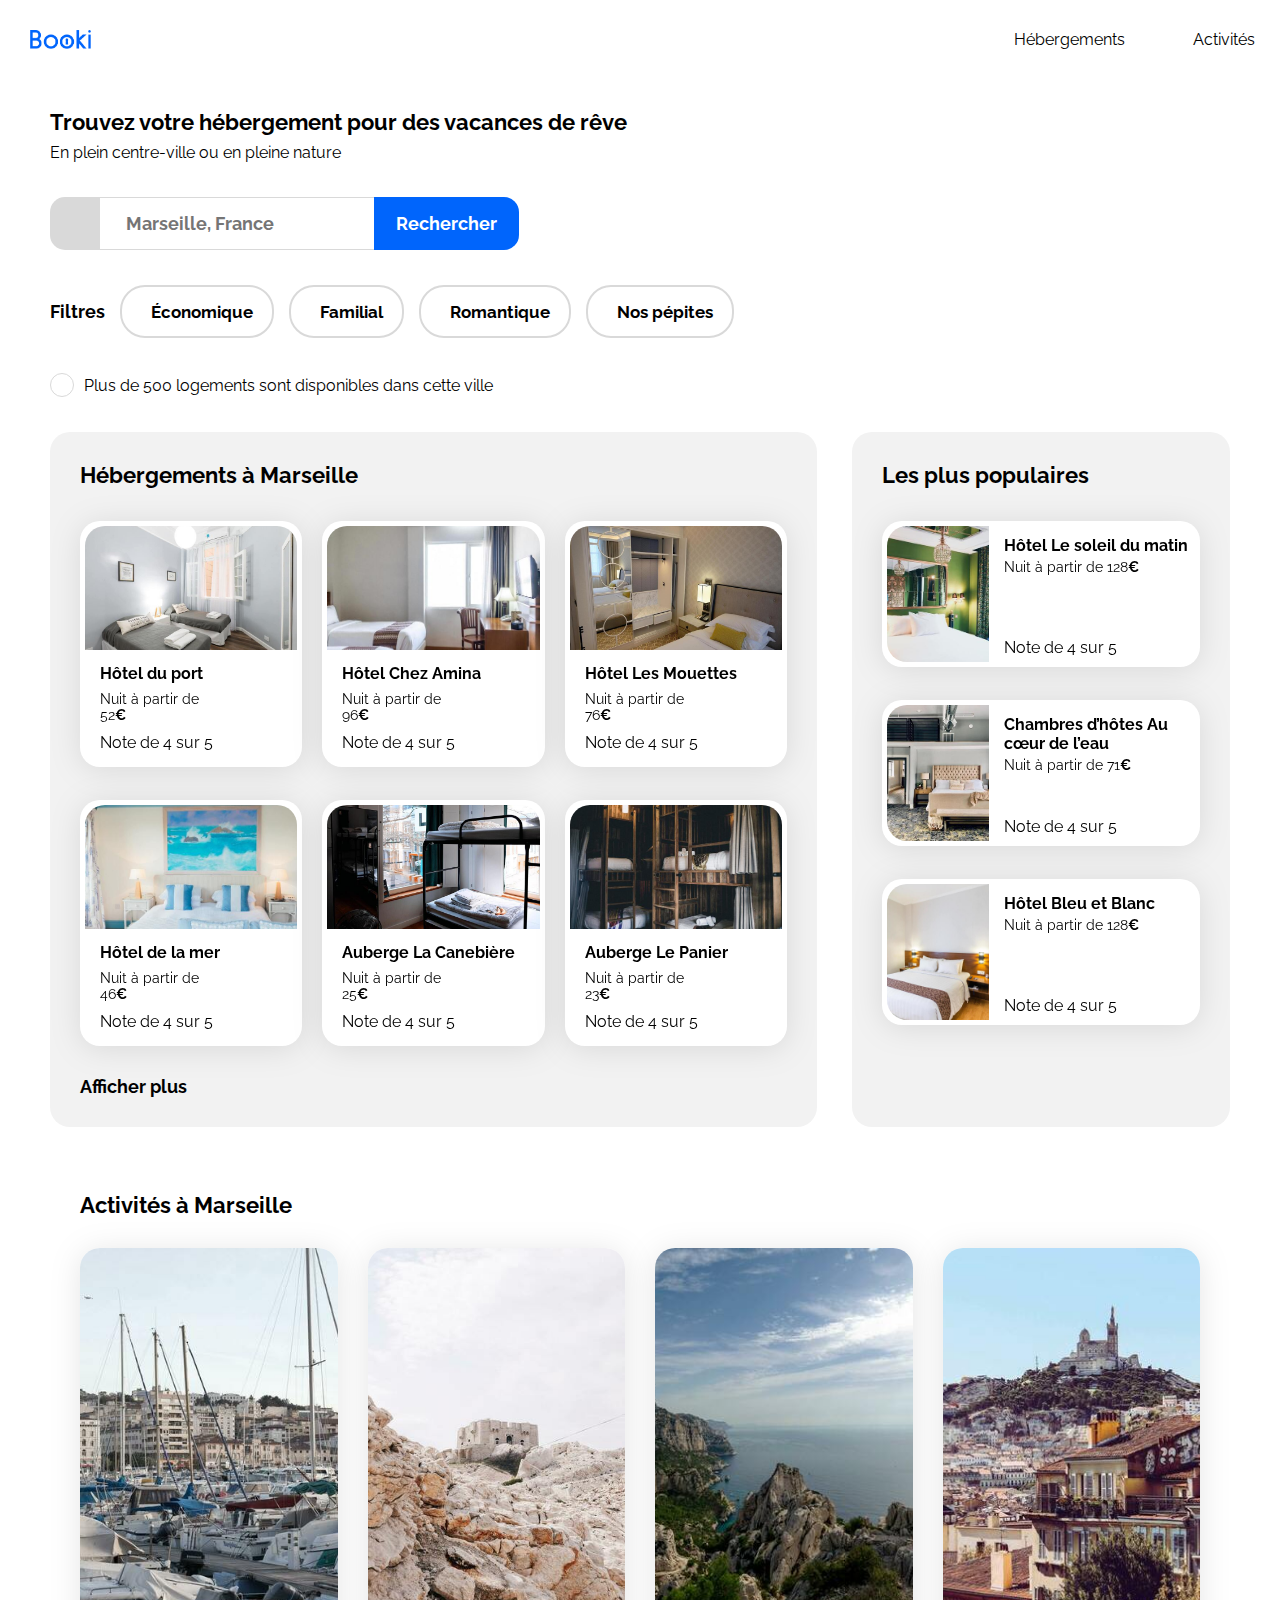
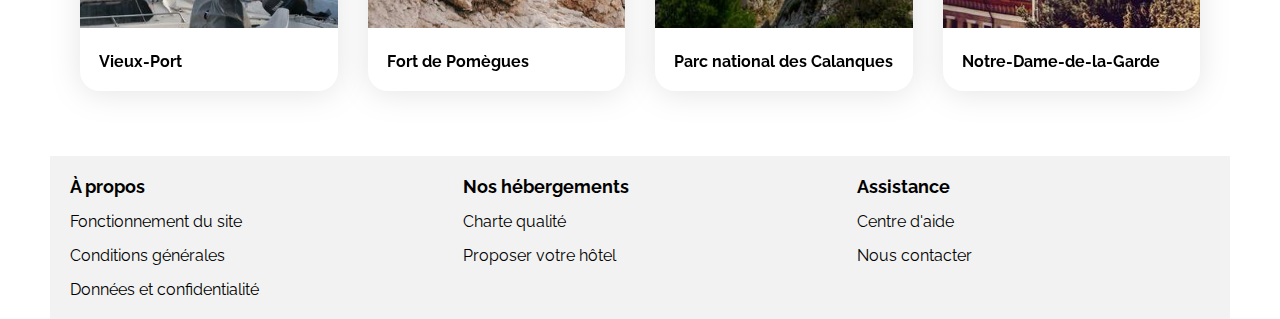
<file: index.html>
<!DOCTYPE html>
<html lang="fr">
  <head>
    <meta charset="UTF-8">
    <meta name="viewport" content="width=device-width, initial-scale=1.0">
    <title>Booki</title>
    <link rel="preconnect" href="https://fonts.googleapis.com">
    <link rel="preconnect" href="https://fonts.gstatic.com" crossorigin>
    <link
      rel="preconnect"
      href="https://kit.fontawesome.com/32265729dc.css"
      crossorigin>
    <link
      href="https://fonts.googleapis.com/css2?family=Raleway:wght@400;500;700&display=swap"
      rel="stylesheet">
    <link
      rel="stylesheet"
      href="https://cdnjs.cloudflare.com/ajax/libs/font-awesome/6.2.1/css/all.min.css"
      integrity="sha512-MV7K8+y+gLIBoVD59lQIYicR65iaqukzvf/nwasF0nqhPay5w/9lJmVM2hMDcnK1OnMGCdVK+iQrJ7lzPJQd1w=="
      crossorigin="anonymous"
      referrerpolicy="no-referrer">
    <link rel="stylesheet" href="Css/styles.css">
  </head>

  <body>
    <div class="main-container">
      <header>
        <img src="images/logo/Booki.png" alt="logo" class="logo">
        <div class="links">
          <a class="linkr" href="#hebergements">Hébergements</a>
          <a class="linkr" href="#activites">Activités</a>
        </div>
      </header>
      <nav>
        <div class="title">
          <h1 class="section-title">
            Trouvez votre hébergement pour des vacances de rêve
          </h1>
          <p class="head-subtitle">En plein centre-ville ou en pleine nature</p>
        </div>
        <form class="cta" action="#" method="post">
          <div class="ilocation"><i class="fa-solid fa-location-dot"></i></div>
          <div class="city">
            <input
              type="text"
              name="Ville"
              id="Ville"
              placeholder="Marseille, France"
              autofocus>
          </div>
          <div class="sub desk">
            <input type="submit" id="rechercher" value="Rechercher">
          </div>
          <button class="sub mobile" type="submit" id="loupe">
            <i class="fa-sharp fa-solid fa-magnifying-glass"></i>
          </button>
        </form>
        <section class="filtres">
          <h2 class="filtre-title">Filtres</h2>
          <div class="filtre-ico">
            <div class="eco ico">
              <a href=""
                ><i class="fa-solid fa-money-bill-wave"></i>Économique</a>
            </div>
            <div class="famille ico">
              <a href=""><i class="fa-solid fa-person"></i>Familial</a>
            </div>
            <div class="romance ico">
              <a href=""><i class="fa-solid fa-heart"></i>Romantique</a>
            </div>
            <div class="pépites ico">
              <a href=""><i class="fa-solid fa-fire"></i>Nos pépites</a>
            </div>
          </div>
        </section>
        <div class="info">
          <div class="info-logo"><i class="fa-solid fa-info"></i></div>
          <p>Plus de 500 logements sont disponibles dans cette ville</p>
        </div>
      </nav>
      <main>
        <div class="hebergements-and-populaires">
          <section class="hebergements">
            <h1 class="section-title" id="hebergements">
              Hébergements à Marseille
            </h1>
            <div class="hebergements-cards">
              <article class="card">
                <a href="">
                  <img
                    src="images/hebergements/fred-kleber.jpg"
                    alt="Image de la chambre d'hôtel montrant un lit">
                  <div class="card-content">
                    <div class="card-txt">
                      <h3 class="card-title">Hôtel du port</h3>
                      <p class="card-subtitle">
                        Nuit à partir de 52<span class="euro">€</span>
                      </p>
                    </div>
                    <div class="card-rating">
                      <i class="fa-xs fa-solid fa-star" aria-hidden="true"></i>
                      <i class="fa-xs fa-solid fa-star" aria-hidden="true"></i>
                      <i class="fa-xs fa-solid fa-star" aria-hidden="true"></i>
                      <i class="fa-xs fa-solid fa-star" aria-hidden="true"></i>
                      <i
                        class="fa-xs fa-solid fa-star neutral-star"
                        aria-hidden="true"
                      ></i>
                      <span class="sr-only">Note de 4 sur 5</span>
                    </div>
                  </div>
                </a>
              </article>
              <article class="card">
                <a href="">
                  <img
                    src="images/hebergements/febrian-zakaria.jpg"
                    alt="Image de la chambre d'hôtel montrant un lit">
                  <div class="card-content">
                    <div class="card-txt">
                      <h3 class="card-title">Hôtel Chez Amina</h3>
                      <p class="card-subtitle">
                        Nuit à partir de 96<span class="euro">€</span>
                      </p>
                    </div>
                    <div class="card-rating">
                      <i class="fa-xs fa-solid fa-star" aria-hidden="true"></i>
                      <i class="fa-xs fa-solid fa-star" aria-hidden="true"></i>
                      <i class="fa-xs fa-solid fa-star" aria-hidden="true"></i>
                      <i class="fa-xs fa-solid fa-star" aria-hidden="true"></i>
                      <i
                        class="fa-xs fa-solid fa-star neutral-star"
                        aria-hidden="true"
                      ></i>
                      <span class="sr-only">Note de 4 sur 5</span>
                    </div>
                  </div>
                </a>
              </article>
              <article class="card">
                <a href="">
                  <img
                    src="images/hebergements/reisetopia.jpg"
                    alt="Image de la chambre d'hôtel montrant un lit">
                  <div class="card-content">
                    <div class="card-txt">
                      <h3 class="card-title">Hôtel Les Mouettes</h3>
                      <p class="card-subtitle">
                        Nuit à partir de 76<span class="euro">€</span>
                      </p>
                    </div>
                    <div class="card-rating">
                      <i class="fa-xs fa-solid fa-star" aria-hidden="true"></i>
                      <i class="fa-xs fa-solid fa-star" aria-hidden="true"></i>
                      <i class="fa-xs fa-solid fa-star" aria-hidden="true"></i>
                      <i class="fa-xs fa-solid fa-star" aria-hidden="true"></i>
                      <i
                        class="fa-xs fa-solid fa-star neutral-star"
                        aria-hidden="true"
                      ></i>
                      <span class="sr-only">Note de 4 sur 5</span>
                    </div>
                  </div>
                </a>
              </article>
              <article class="card">
                <a href="">
                  <img
                    src="images/hebergements/annie-spratt.jpg"
                    alt="Image de la chambre d'hôtel montrant un lit">
                  <div class="card-content">
                    <div class="card-txt">
                      <h3 class="card-title">Hôtel de la mer</h3>
                      <p class="card-subtitle">
                        Nuit à partir de 46<span class="euro">€</span>
                      </p>
                    </div>
                    <div class="card-rating">
                      <i class="fa-xs fa-solid fa-star" aria-hidden="true"></i>
                      <i class="fa-xs fa-solid fa-star" aria-hidden="true"></i>
                      <i class="fa-xs fa-solid fa-star" aria-hidden="true"></i>
                      <i class="fa-xs fa-solid fa-star" aria-hidden="true"></i>
                      <i
                        class="fa-xs fa-solid fa-star neutral-star"
                        aria-hidden="true"
                      ></i>
                      <span class="sr-only">Note de 4 sur 5</span>
                    </div>
                  </div>
                </a>
              </article>
              <article class="card">
                <a href="">
                  <img
                    src="images/hebergements/marcus-loke.jpg"
                    alt="Image de la chambre d'hôtel montrant un lit">
                  <div class="card-content">
                    <div class="card-txt">
                      <h3 class="card-title">Auberge La Canebière</h3>
                      <p class="card-subtitle">
                        Nuit à partir de 25<span class="euro">€</span>
                      </p>
                    </div>
                    <div class="card-rating">
                      <i class="fa-xs fa-solid fa-star" aria-hidden="true"></i>
                      <i class="fa-xs fa-solid fa-star" aria-hidden="true"></i>
                      <i class="fa-xs fa-solid fa-star" aria-hidden="true"></i>
                      <i class="fa-xs fa-solid fa-star" aria-hidden="true"></i>
                      <i
                        class="fa-xs fa-solid fa-star neutral-star"
                        aria-hidden="true"
                      ></i>
                      <span class="sr-only">Note de 4 sur 5</span>
                    </div>
                  </div>
                </a>
              </article>
              <article class="card">
                <a href="">
                  <img
                    src="images/hebergements/nicate-lee.jpg"
                    alt="Image de la chambre d'hôtel montrant un lit">
                  <div class="card-content">
                    <div class="card-txt">
                      <h3 class="card-title">Auberge Le Panier</h3>
                      <p class="card-subtitle">
                        Nuit à partir de 23<span class="euro">€</span>
                      </p>
                    </div>
                    <div class="card-rating">
                      <i class="fa-xs fa-solid fa-star" aria-hidden="true"></i>
                      <i class="fa-xs fa-solid fa-star" aria-hidden="true"></i>
                      <i class="fa-xs fa-solid fa-star" aria-hidden="true"></i>
                      <i class="fa-xs fa-solid fa-star" aria-hidden="true"></i>
                      <i
                        class="fa-xs fa-solid fa-star neutral-star"
                        aria-hidden="true"
                      ></i>
                      <span class="sr-only">Note de 4 sur 5</span>
                    </div>
                  </div>
                </a>
              </article>
            </div>
            <a href=""><h2>Afficher plus</h2></a>
          </section>
          <section class="populaires">
            <div class="populaires-title">
              <h1 class="section-title">Les plus populaires</h1>
              <i class="fa-solid fa-chart-line" aria-hidden="true"></i>
            </div>
            <div class="populaires-cards">
              <a href="">
                <article class="card">
                  <img
                    src="images/hebergements/emile-guillemot.jpg"
                    alt="Image de la chambre d'hôtel montrant un lit">
                  <div class="card-content">
                    <div class="card-txt">
                      <h3 class="card-title">Hôtel Le soleil du matin</h3>
                      <p class="card-subtitle">
                        Nuit à partir de 128<span class="euro">€</span>
                      </p>
                    </div>
                    <div class="card-rating">
                      <i class="fa-xs fa-solid fa-star" aria-hidden="true"></i>
                      <i class="fa-xs fa-solid fa-star" aria-hidden="true"></i>
                      <i class="fa-xs fa-solid fa-star" aria-hidden="true"></i>
                      <i class="fa-xs fa-solid fa-star" aria-hidden="true"></i>
                      <i
                        class="fa-xs fa-solid fa-star neutral-star"
                        aria-hidden="true"
                      ></i>
                      <span class="sr-only">Note de 4 sur 5</span>
                    </div>
                  </div>
                </article>
              </a>
              <a href="">
                <article class="card">
                  <img
                    src="images/hebergements/aw-creative.jpg"
                    alt="Image de la chambre d'hôtel montrant un lit">
                  <div class="card-content">
                    <div class="card-txt">
                      <h3 class="card-title">
                        Chambres d’hôtes Au cœur de l’eau
                      </h3>
                      <p class="card-subtitle">
                        Nuit à partir de 71<span class="euro">€</span>
                      </p>
                    </div>
                    <div class="card-rating">
                      <i class="fa-xs fa-solid fa-star" aria-hidden="true"></i>
                      <i class="fa-xs fa-solid fa-star" aria-hidden="true"></i>
                      <i class="fa-xs fa-solid fa-star" aria-hidden="true"></i>
                      <i class="fa-xs fa-solid fa-star" aria-hidden="true"></i>
                      <i
                        class="fa-xs fa-solid fa-star neutral-star"
                        aria-hidden="true"
                      ></i>
                      <span class="sr-only">Note de 4 sur 5</span>
                    </div>
                  </div>
                </article>
              </a>
              <a href="">
                <article class="card">
                  <img
                    src="images/hebergements/febrian-zakaria2.jpg"
                    alt="Image de la chambre d'hôtel montrant un lit">
                  <div class="card-content">
                    <div class="card-txt">
                      <h3 class="card-title">Hôtel Bleu et Blanc</h3>
                      <p class="card-subtitle">
                        Nuit à partir de 128<span class="euro">€</span>
                      </p>
                    </div>
                    <div class="card-rating">
                      <i class="fa-xs fa-solid fa-star" aria-hidden="true"></i>
                      <i class="fa-xs fa-solid fa-star" aria-hidden="true"></i>
                      <i class="fa-xs fa-solid fa-star" aria-hidden="true"></i>
                      <i class="fa-xs fa-solid fa-star" aria-hidden="true"></i>
                      <i
                        class="fa-xs fa-solid fa-star neutral-star"
                        aria-hidden="true"
                      ></i>
                      <span class="sr-only">Note de 4 sur 5</span>
                    </div>
                  </div>
                </article>
              </a>
            </div>
          </section>
        </div>
        <section class="activités">
          <div class="activités-title">
            <h1 class="section-title" id="activites">Activités à Marseille</h1>
          </div>
          <div class="activités-cards">
            <article class="card">
              <a href="">
                <img
                  src="images/activites/reno-laithienne.jpg"
                  alt="Photo du vieux port">
                <div class="card-txt">
                  <h3>Vieux-Port</h3>
                </div>
              </a>
            </article>
            <article class="card">
              <a href="">
                <img
                  src="images/activites/paul-hermann.jpg"
                  alt="Photo du fort de Pomègues">
                <div class="card-txt">
                  <h3>Fort de Pomègues</h3>
                </div>
              </a>
            </article>
            <article class="card">
              <a href="">
                <img
                  src="images/activites/kilyan-sockalingum.jpg"
                  alt="Photo du Parc national des Calanques">
                <div class="card-txt">
                  <h3>Parc national des Calanques</h3>
                </div>
              </a>
            </article>
            <article class="card">
              <a href="">
                <img
                  src="images/activites/florian-wehde.jpg"
                  alt="Photo de Notre-Dame-de-la-Garde">
                <div class="card-txt">
                  <h3>Notre-Dame-de-la-Garde</h3>
                </div>
              </a>
            </article>
          </div>
        </section>
      </main>
      <footer>
        <section class="a-propos">
          <h2 class="footer-title">À propos</h2>
          <a class="footerlink" href="">Fonctionnement du site</a>
          <a class="footerlink" href="">Conditions générales</a>
          <a class="footerlink" href="">Données et confidentialité</a>
        </section>
        <section class="nos-hebergements">
          <h2 class="footer-title">Nos hébergements</h2>
          <a class="footerlink" href="">Charte qualité</a>
          <a class="footerlink" href="">Proposer votre hôtel</a>
        </section>
        <section class="assistance">
          <h2 class="footer-title">Assistance</h2>
          <a class="footerlink" href="">Centre d'aide</a>
          <a class="footerlink" href="">Nous contacter</a>
        </section>
      </footer>
    </div>
  </body>
</html>
</file>
<file: Css/styles.css>
/****** General ***********/
* {
  font-family: "Raleway", sans-serif;
  margin: 0;
}

h1 {
  font-size: 22px;
}
h2 {
  font-size: 18px;
}
h3 {
  font-size: 16px;
}

:root {
  --main-color: #0065fc;
  --main-bg-color: #f2f2f2;
  --filter-bg-color: #deebff;
}

.fa-solid {
  color: var(--main-color);
  font-size: 18px;
}

/****** FLEXBOX ***********/

header,
.links,
.title,
.cta,
.ilocation,
.city,
.sub,
.filtres,
.info,
.info-logo,
body,
.hebergements-and-populaires,
.hebergements-cards,
.hebergements-cards .card-content,
.populaires-title,
.populaires-cards .card,
.populaires-cards .card-content,
.activités,
.activités-cards,
footer {
  display: flex;
}

.links,
.cta {
  flex-direction: row;
}

header,
.hebergements-and-populaires,
.hebergements-cards,
.hebergements-cards .card-content,
.populaires-title,
.populaires-cards .card-content {
  justify-content: space-between;
}

.title,
.cta,
.filtres,
.info,
footer {
  justify-content: flex-start;
}

.title,
.hebergements-cards .card,
.hebergements-cards .card-content,
.populaires-cards .card-content,
.activités {
  flex-direction: column;
}

.ilocation,
.city,
.sub,
.filtres,
.info,
.info-logo,
.populaires-title {
  align-items: center;
}

.ilocation,
.info-logo,
body {
  justify-content: center;
}

/****** HEADER ***********/

.logo {
  width: 61.09px;
  height: 19px;
  padding: 30px;
}

.links {
  padding-top: 14px;
  padding-right: 25px;
}

.linkr {
  padding: 14px 0px;
  border-top: solid transparent 2px;
  margin-inline-start: 68px;
}

.linkr:hover {
  color: #0065fc;
  border-top: solid #0065fc 2px;
}

a:link,
a:visited,
a:active {
  color: #000000;
  text-decoration: none;
}

.title {
  padding: 30px 50px 35px 50px;
}

.head-subtitle {
  padding-top: 8px;
}

input {
  border: none;
  background: none;
  outline: none;
  font-size: 18px;
  font-weight: bold;
}

.cta {
  padding-left: 50px;
}

.fa-location-dot {
  color: #000000;
}

.ilocation {
  background-color: #d9d9d9;
  width: 50px;
  height: 53px;
  border-radius: 15px 0px 0px 15px;
}

.city {
  background-color: white;
  padding: 0px 24px 0px 24px;
  border-top: solid #d9d9d9 1px;
  border-bottom: solid #d9d9d9 1px;
}

.sub {
  background-color: #0065fc;
  border: transparent;
  padding: 15px 16px;
  border-radius: 0px 15px 15px 0px;
}

.sub.mobile {
  display: none;
  cursor: pointer;
}

#rechercher {
  color: white;
  cursor: pointer;
}

.sub:hover {
  background-color: #0256d4;
}

/****** FILTRES ***********/

.filtres {
  padding: 35px 50px;
  font-weight: bold;
}

.filtre-title {
  padding-right: 15px;
}

.filtre-ico {
  display: inline-flex;
}

.ico {
  font-size: 17px;
  margin-right: 15px;
  border: solid #d9d9d9 2px;
  border-radius: 25px;
  padding: 14px 19px;
}

.fa-money-bill-wave,
.fa-person,
.fa-heart,
.fa-fire {
  padding-right: 10px;
}
.ico:hover {
  background-color: #deebff;
}

.info {
  margin-left: 50px;
  margin-bottom: 35px;
}

.fa-circle-info {
  margin-right: 10px;
  color: #d9d9d9;
}

.info-logo {
  border: solid #d9d9d9 1px;
  border-radius: 50px;
  width: 22px;
  min-width: 22px;
  height: 22px;
  margin-right: 10px;
}

.fa-info {
  font-size: small;
}

/****** BODY ***********/

.main-container {
  width: 100%;
  max-width: 1440px;
  box-sizing: border-box;
}

.card {
  background-color: white;
  border-radius: 20px;
  padding: 5px;
  filter: drop-shadow(0px 3px 15px rgba(0, 0, 0, 0.1));
}

.card img {
  object-fit: cover;
}

.euro {
  font-weight: 700;
}

.neutral-star {
  color: var(--main-bg-color);
}

/****** Hebergements And Populaires ***********/

.hebergements-and-populaires {
  padding: 0px 50px;
}

.hebergements-and-populaires section {
  border-radius: 20px;
  padding: 30px;
  box-sizing: border-box;
}

.card-subtitle {
  font-size: 14px;
}

/****** HEBERGEMENTS ***********/

.hebergements {
  width: 65%;
  background-color: #f2f2f2;
}

.hebergements-cards {
  flex-wrap: wrap;
  padding-bottom: 30px;
}

.hebergements-cards .card {
  margin-top: 33px;
  padding-bottom: 15px;
  width: 30%;
}
.hebergements-cards img {
  width: 100%;
  height: 124px;
  border-top-left-radius: 20px;
  border-top-right-radius: 20px;
}

.hebergements-cards .card-content {
  width: 67%;
  padding-left: 15px;
  box-sizing: border-box;
}

.hebergements-cards .card-title {
  margin-top: 10px;
  margin-bottom: 8px;
  white-space: nowrap;
}

.hebergements-cards .card-rating {
  padding-top: 8px;
}

/****** POPULAIRES ***********/

.populaires {
  width: 32%;
  background-color: #f2f2f2;
}

.populaires-cards .card {
  margin-top: 33px;
}

.populaires-cards img {
  width: 33%;
  height: 136px;
  border-top-left-radius: 20px;
  border-bottom-left-radius: 20px;
}

.populaires-cards .card-content {
  width: 67%;
  padding-left: 15px;
  box-sizing: border-box;
}

.populaires-cards .card-title {
  margin-top: 10px;
  margin-bottom: 4px;
}

.populaires-cards .card-rating {
  margin-bottom: 5px;
}

/****** ACTIVITES***********/

.activités {
  margin: 35px 50px;
  padding: 30px;
}

.activités-title {
  padding-bottom: 30px;
}

.activités-cards {
  gap: 30px;
}

.activités-cards img {
  height: 380px;
  width: 100%;
  border-top-left-radius: 20px;
  border-top-right-radius: 20px;
}

.activités-cards .card {
  padding: 0;
  width: 298px;
}

.activités-cards .card-txt {
  padding: 20px 19px;
}

/****** f00TER ***********/

footer {
  flex-direction: row;
  padding-left: 50px;
  padding-right: 50px;
}

.a-propos,
.nos-hebergements,
.assistance {
  display: flex;
  flex-direction: column;
  border: transparent;
  width: 100%;
  background-color: var(--main-bg-color);
  padding: 20px;
}

.footerlink {
  margin-top: 15px;
}

/****** Media queries ***********/
/* Medium devices (tablets, less/equal than 1024px) */
@media screen and (max-width: 1024px) {
  .filtres,
  .hebergements-and-populaires,
  .populaires-cards {
    display: flex;
  }

  .filtres,
  .hebergements-and-populaires {
    flex-direction: column;
  }

  .filtres {
    align-items: flex-start;
  }

  .filtre-title {
    padding-bottom: 20px;
  }

  .logo {
    padding: 30px 50px;
  }

  .links {
    padding-right: 50px;
  }

  .hebergements {
    width: 100%;
  }

  .populaires {
    width: 100%;
    margin-top: 50px;
  }

  .populaires-cards {
    gap: 20px;
  }

  .populaires-cards .card {
    max-width: 265px;
  }

  .populaires-cards img {
    height: 146px;
  }

  .activités-cards img {
    max-width: 100%;
    height: 200px;
  }
}

/* Small devices (phones, less than 768px) */
@media screen and (max-width: 767.98px) {
  /* ... */

  header,
  .linkr,
  .cta,
  .filtre-ico,
  main,
  .populaires-cards,
  .activités-cards,
  footer {
    display: flex;
  }

  header,
  main,
  .populaires-cards,
  .activités-cards,
  footer {
    flex-direction: column;
  }

  .linkr,
  .cta,
  .populaires-cards {
    justify-content: center;
  }

  header {
    align-items: center;
  }

  .logo {
    padding: 30px;
  }

  .links {
    padding: 0;
    width: 100%;
  }

  .linkr {
    padding: 0px 0px 15px 0px;
    margin: 0;
    flex: 1;
    border-bottom: #f2f2f2 solid 2px;
  }

  .linkr:hover {
    color: #0065fc;
    border-top: solid transparent 2px;
    border-bottom: #0065fc solid 2px;
  }

  .title {
    padding: 30px 20px 0px 20px;
  }

  .cta {
    padding: 35px 20px 0px 20px;
  }

  .sub.desk {
    display: none;
  }

  .sub.mobile {
    display: block;
  }

  .fa-magnifying-glass {
    color: white;
  }

  .filtres {
    padding: 35px 20px 35px 20px;
    margin: 0;
  }

  .filtre-ico {
    flex-wrap: wrap;
    justify-content: space-around;
    gap: 20px 10px;
  }

  .ico {
    margin: 0;
    font-size: 14px;
    width: 35%;
  }

  .info {
    margin: 0;
    padding: 0px 20px 35px 20px;
  }

  .hebergements-and-populaires {
    padding: 0;
  }

  .hebergements-and-populaires section {
    padding: 30px 25px 30px 20px;
    border-radius: 0px;
  }

  .populaires {
    margin: 0;
    order: 1;
  }

  .populaires-cards .card {
    max-width: none;
    margin-top: 15px;
  }

  .hebergements {
    order: 2;
    background-color: white;
  }
  .activités {
    order: 3;
  }

  .hebergements {
    margin-top: 15px;
  }

  .hebergements-cards .card {
    width: 100%;
    margin-top: 15px;
  }
  .hebergements-cards .card:nth-of-type(1) {
    order: 1;
  }
  .hebergements-cards .card:nth-of-type(2) {
    order: 6;
  }
  .hebergements-cards .card:nth-of-type(3) {
    order: 3;
  }
  .hebergements-cards .card:nth-of-type(4) {
    order: 4;
  }
  .hebergements-cards .card:nth-of-type(5) {
    order: 2;
  }
  .hebergements-cards .card:nth-of-type(6) {
    order: 5;
  }

  .activités {
    margin: 35px 0px 0px 0px;
  }

  .activités-cards .card {
    margin-bottom: 15px;
    width: auto;
  }

  .activités-cards img {
    height: 141px;
  }

  footer {
    padding: 0;
  }

  .a-propos,
  .nos-hebergements,
  .assistance {
    padding: 30px;
    width: auto;
  }
}
</file>
